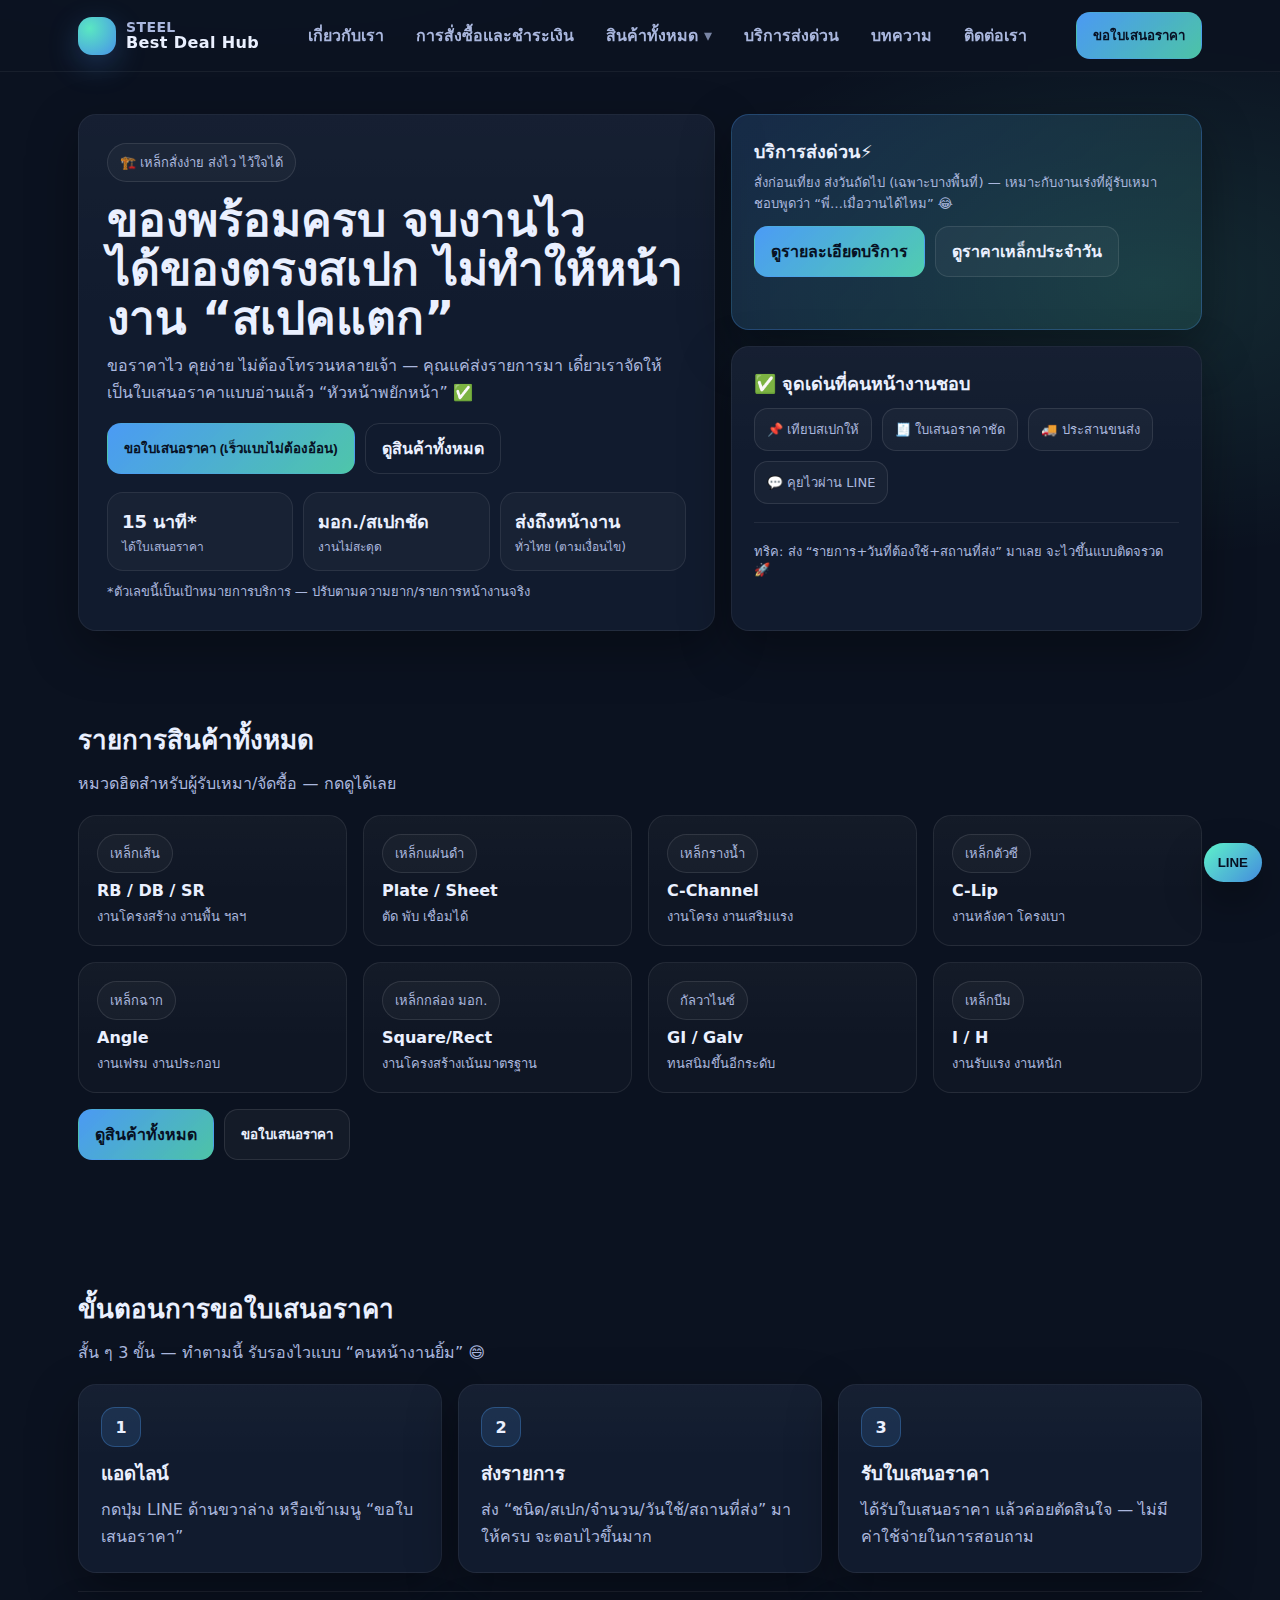
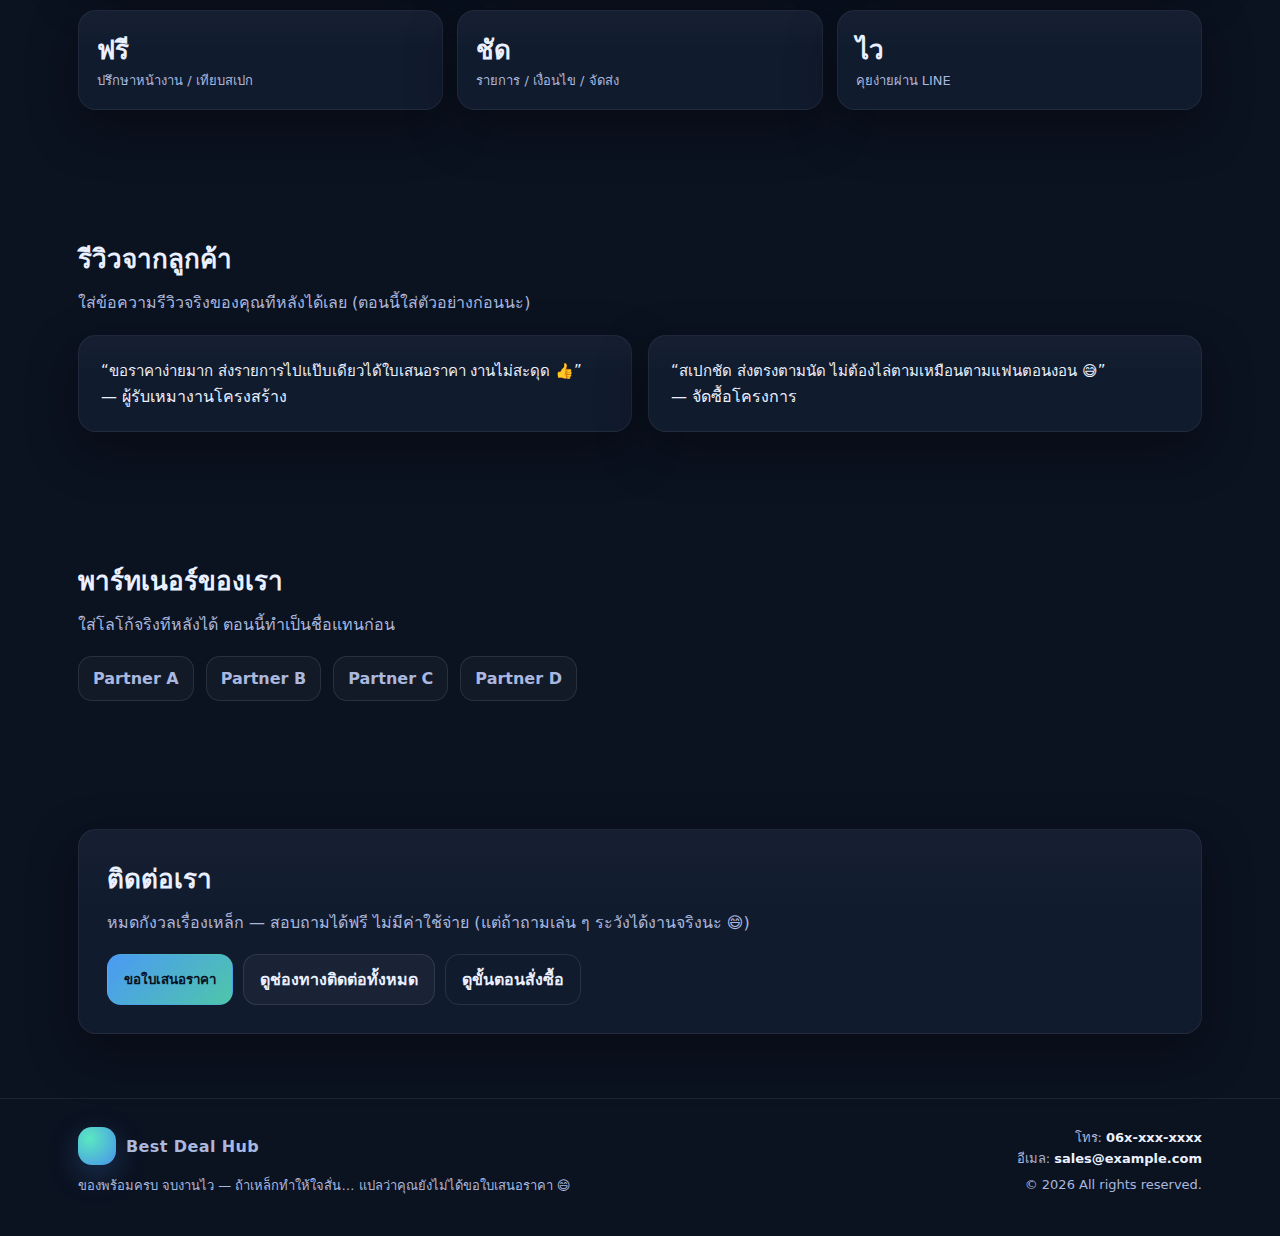
<file: index.html>
<!doctype html>
<html lang="th">
<head>
  <meta charset="utf-8" />
  <meta name="viewport" content="width=device-width, initial-scale=1" />
  <title>หน้าแรก | WELL ALL METAL</title>
  <link rel="stylesheet" href="assets/style.css" />
</head>
<body>

  <div id="site-header"></div>

  <main>
    <!-- HERO -->
    <section class="hero">
      <div class="container">
        <div class="hero-grid">
          <div class="card p28">
            <span class="badge">🏗️ เหล็กสั่งง่าย ส่งไว ไว้ใจได้</span>
            <h1>ของพร้อมครบ จบงานไว<br/>ได้ของตรงสเปก ไม่ทำให้หน้างาน “สเปคแตก” </h1>
            <p>
              ขอราคาไว คุยง่าย ไม่ต้องโทรวนหลายเจ้า — คุณแค่ส่งรายการมา เดี๋ยวเราจัดให้เป็นใบเสนอราคาแบบอ่านแล้ว “หัวหน้าพยักหน้า” ✅
            </p>
            <div class="btns" style="margin-top:16px">
              <button class="btn primary" id="btnQuoteHero">ขอใบเสนอราคา (เร็วแบบไม่ต้องอ้อน)</button>
              <a class="btn ghost" href="products.html">ดูสินค้าทั้งหมด</a>
            </div>

            <div class="statgrid">
              <div class="stat">
                <b>15 นาที*</b><span>ได้ใบเสนอราคา</span>
              </div>
              <div class="stat">
                <b>มอก./สเปกชัด</b><span>งานไม่สะดุด</span>
              </div>
              <div class="stat">
                <b>ส่งถึงหน้างาน</b><span>ทั่วไทย (ตามเงื่อนไข)</span>
              </div>
            </div>
            <div class="small" style="margin-top:10px">*ตัวเลขนี้เป็นเป้าหมายการบริการ — ปรับตามความยาก/รายการหน้างานจริง</div>
          </div>

          <div class="hero-side">
            <div class="card p22 callout">
              <b style="font-size:18px">บริการส่งด่วน⚡</b>
              <div class="small" style="margin-top:6px">
                สั่งก่อนเที่ยง ส่งวันถัดไป (เฉพาะบางพื้นที่) — เหมาะกับงานเร่งที่ผู้รับเหมาชอบพูดว่า “พี่…เมื่อวานได้ไหม” 😂
              </div>
              <div class="btns" style="margin-top:12px">
                <a class="btn primary" href="prompt.html">ดูรายละเอียดบริการ</a>
                <a class="btn" href="prices.html">ดูราคาเหล็กประจำวัน</a>
              </div>
            </div>

            <div class="card p22">
              <b style="font-size:18px">✅ จุดเด่นที่คนหน้างานชอบ</b>
              <div class="iconrow" style="margin-top:10px">
                <span class="iconpill">📌 เทียบสเปกให้</span>
                <span class="iconpill">🧾 ใบเสนอราคาชัด</span>
                <span class="iconpill">🚚 ประสานขนส่ง</span>
                <span class="iconpill">💬 คุยไวผ่าน LINE</span>
              </div>
              <div class="hr"></div>
              <div class="small">ทริค: ส่ง “รายการ+วันที่ต้องใช้+สถานที่ส่ง” มาเลย จะไวขึ้นแบบติดจรวด 🚀</div>
            </div>
          </div>
        </div>
      </div>
    </section>

    <!-- CATEGORIES -->
    <section class="section">
      <div class="container">
        <h2 class="h2">รายการสินค้าทั้งหมด</h2>
        <p class="lead">หมวดฮิตสำหรับผู้รับเหมา/จัดซื้อ — กดดูได้เลย</p>

        <div class="grid cats">
          <a class="cat" href="products.html#rebar">
            <div class="badge">เหล็กเส้น</div>
            <b>RB / DB / SR</b>
            <span>งานโครงสร้าง งานพื้น ฯลฯ</span>
          </a>
          <a class="cat" href="products.html#plate">
            <div class="badge">เหล็กแผ่นดำ</div>
            <b>Plate / Sheet</b>
            <span>ตัด พับ เชื่อมได้</span>
          </a>
          <a class="cat" href="products.html#channel">
            <div class="badge">เหล็กรางน้ำ</div>
            <b>C-Channel</b>
            <span>งานโครง งานเสริมแรง</span>
          </a>
          <a class="cat" href="products.html#c">
            <div class="badge">เหล็กตัวซี</div>
            <b>C-Lip</b>
            <span>งานหลังคา โครงเบา</span>
          </a>
          <a class="cat" href="products.html#angle">
            <div class="badge">เหล็กฉาก</div>
            <b>Angle</b>
            <span>งานเฟรม งานประกอบ</span>
          </a>
          <a class="cat" href="products.html#box-tis">
            <div class="badge">เหล็กกล่อง มอก.</div>
            <b>Square/Rect</b>
            <span>งานโครงสร้างเน้นมาตรฐาน</span>
          </a>
          <a class="cat" href="products.html#galv">
            <div class="badge">กัลวาไนซ์</div>
            <b>GI / Galv</b>
            <span>ทนสนิมขึ้นอีกระดับ</span>
          </a>
          <a class="cat" href="products.html#beam">
            <div class="badge">เหล็กบีม</div>
            <b>I / H</b>
            <span>งานรับแรง งานหนัก</span>
          </a>
        </div>

        <div class="btns" style="margin-top:16px">
          <a class="btn primary" href="products.html">ดูสินค้าทั้งหมด</a>
          <button class="btn" id="btnQuoteSection">ขอใบเสนอราคา</button>
        </div>
      </div>
    </section>

    <!-- HOW TO -->
    <section class="section">
      <div class="container">
        <h2 class="h2">ขั้นตอนการขอใบเสนอราคา</h2>
        <p class="lead">สั้น ๆ 3 ขั้น — ทำตามนี้ รับรองไวแบบ “คนหน้างานยิ้ม” 😄</p>

        <div class="grid steps">
          <div class="card p22 step">
            <div class="stepnum">1</div>
            <h3>แอดไลน์</h3>
            <p>กดปุ่ม LINE ด้านขวาล่าง หรือเข้าเมนู “ขอใบเสนอราคา”</p>
          </div>
          <div class="card p22 step">
            <div class="stepnum">2</div>
            <h3>ส่งรายการ</h3>
            <p>ส่ง “ชนิด/สเปก/จำนวน/วันใช้/สถานที่ส่ง” มาให้ครบ จะตอบไวขึ้นมาก</p>
          </div>
          <div class="card p22 step">
            <div class="stepnum">3</div>
            <h3>รับใบเสนอราคา</h3>
            <p>ได้รับใบเสนอราคา แล้วค่อยตัดสินใจ — ไม่มีค่าใช้จ่ายในการสอบถาม</p>
          </div>
        </div>

        <div class="hr"></div>
        <div class="kpi">
          <div class="card">
            <div class="big">ฟรี</div>
            <div class="sub">ปรึกษาหน้างาน / เทียบสเปก</div>
          </div>
          <div class="card">
            <div class="big">ชัด</div>
            <div class="sub">รายการ / เงื่อนไข / จัดส่ง</div>
          </div>
          <div class="card">
            <div class="big">ไว</div>
            <div class="sub">คุยง่ายผ่าน LINE</div>
          </div>
        </div>
      </div>
    </section>

    <!-- TESTIMONIALS -->
    <section class="section">
      <div class="container">
        <h2 class="h2">รีวิวจากลูกค้า</h2>
        <p class="lead">ใส่ข้อความรีวิวจริงของคุณทีหลังได้เลย (ตอนนี้ใส่ตัวอย่างก่อนนะ)</p>

        <div class="grid testimonials">
          <div class="card p22">
            <div class="quote">“ขอราคาง่ายมาก ส่งรายการไปแป๊บเดียวได้ใบเสนอราคา งานไม่สะดุด 👍”</div>
            <div class="who">— ผู้รับเหมางานโครงสร้าง</div>
          </div>
          <div class="card p22">
            <div class="quote">“สเปกชัด ส่งตรงตามนัด ไม่ต้องไล่ตามเหมือนตามแฟนตอนงอน 😅”</div>
            <div class="who">— จัดซื้อโครงการ</div>
          </div>
        </div>
      </div>
    </section>

    <!-- PARTNERS -->
    <section class="section">
      <div class="container">
        <h2 class="h2">พาร์ทเนอร์ของเรา</h2>
        <p class="lead">ใส่โลโก้จริงทีหลังได้ ตอนนี้ทำเป็นชื่อแทนก่อน</p>

        <div class="partners">
          <span class="partner">Partner A</span>
          <span class="partner">Partner B</span>
          <span class="partner">Partner C</span>
          <span class="partner">Partner D</span>
        </div>
      </div>
    </section>

    <!-- CONTACT CTA -->
    <section class="section">
      <div class="container">
        <div class="card p28">
          <h2 class="h2">ติดต่อเรา</h2>
          <p class="lead">หมดกังวลเรื่องเหล็ก — สอบถามได้ฟรี ไม่มีค่าใช้จ่าย (แต่ถ้าถามเล่น ๆ ระวังได้งานจริงนะ 😄)</p>
          <div class="btns">
            <button class="btn primary" id="btnQuoteTop">ขอใบเสนอราคา</button>
            <a class="btn" href="contact.html">ดูช่องทางติดต่อทั้งหมด</a>
            <a class="btn ghost" href="howto.html">ดูขั้นตอนสั่งซื้อ</a>
          </div>
        </div>
      </div>
    </section>
  </main>

  <div id="site-footer"></div>

  <!-- Floating buttons -->
  <div class="fab">
    <button class="fabbtn" id="fabLine">LINE</button>
  </div>

  <!-- Quote Modal -->
  <div class="modal" id="quoteModal" aria-hidden="true">
    <div class="box">
      <div class="head">
        <b>ขอใบเสนอราคา 🧾</b>
        <button class="btn danger" id="btnCloseModal">ปิด</button>
      </div>
      <div class="body">
        <div class="small">กรอกเพื่อให้เราเทียบราคา/สเปกได้ไวขึ้น แล้วกด “คัดลอกข้อความ” ไปวางส่งใน LINE ✅</div>
        <div class="hr"></div>

        <form class="form" id="quoteForm">
          <div class="row2">
            <div class="field">
              <label>ชื่อผู้ติดต่อ</label>
              <input name="name" placeholder="เช่น คุณรณภพ" />
            </div>
            <div class="field">
              <label>เบอร์โทร</label>
              <input name="phone" placeholder="0xx-xxx-xxxx" />
            </div>
          </div>

          <div class="row2">
            <div class="field">
              <label>ประเภทสินค้า</label>
              <select name="type">
                <option value="เหล็กเส้น">เหล็กเส้น</option>
                <option value="เหล็กแผ่นดำ">เหล็กแผ่นดำ</option>
                <option value="เหล็กรางน้ำ">เหล็กรางน้ำ</option>
                <option value="เหล็กตัวซี">เหล็กตัวซี</option>
                <option value="เหล็กฉาก">เหล็กฉาก</option>
                <option value="เหล็กกล่อง มอก.">เหล็กกล่อง มอก.</option>
                <option value="เหล็กกล่องทั่วไป">เหล็กกล่องทั่วไป</option>
                <option value="เหล็กกัลวาไนซ์">เหล็กกัลวาไนซ์</option>
                <option value="เหล็กบีม">เหล็กบีม</option>
                <option value="อื่นๆ">อื่นๆ</option>
              </select>
            </div>
            <div class="field">
              <label>จำนวน</label>
              <input name="qty" placeholder="เช่น 10 เส้น / 2 ตัน / 50 แผ่น" />
            </div>
          </div>

          <div class="field">
            <label>ขนาด/สเปก</label>
            <input name="spec" placeholder="เช่น DB16 SD40 / 100x50x2.3 / H-Beam 200x200" />
          </div>

          <div class="row2">
            <div class="field">
              <label>พื้นที่จัดส่ง</label>
              <input name="area" placeholder="เช่น บางนา / ลาดกระบัง / ชลบุรี" />
            </div>
            <div class="field">
              <label>วันที่ต้องการใช้</label>
              <input name="date" placeholder="เช่น 10/02/2026" />
            </div>
          </div>

          <div class="field">
            <label>รายละเอียดเพิ่มเติม</label>
            <textarea name="note" placeholder="เช่น ขอรวมค่าขนส่ง / มีเงื่อนไขส่งด่วน / ขอ มอก. เท่านั้น"></textarea>
          </div>

          <div class="btns">
            <button class="btn primary" type="submit">คัดลอกข้อความใบขอราคา</button>
            <button class="btn" type="button" id="btnOpenLine">เปิด LINE</button>
          </div>
        </form>
      </div>
    </div>
  </div>

  <script src="assets/app.js"></script>
</body>
</html>
</file>
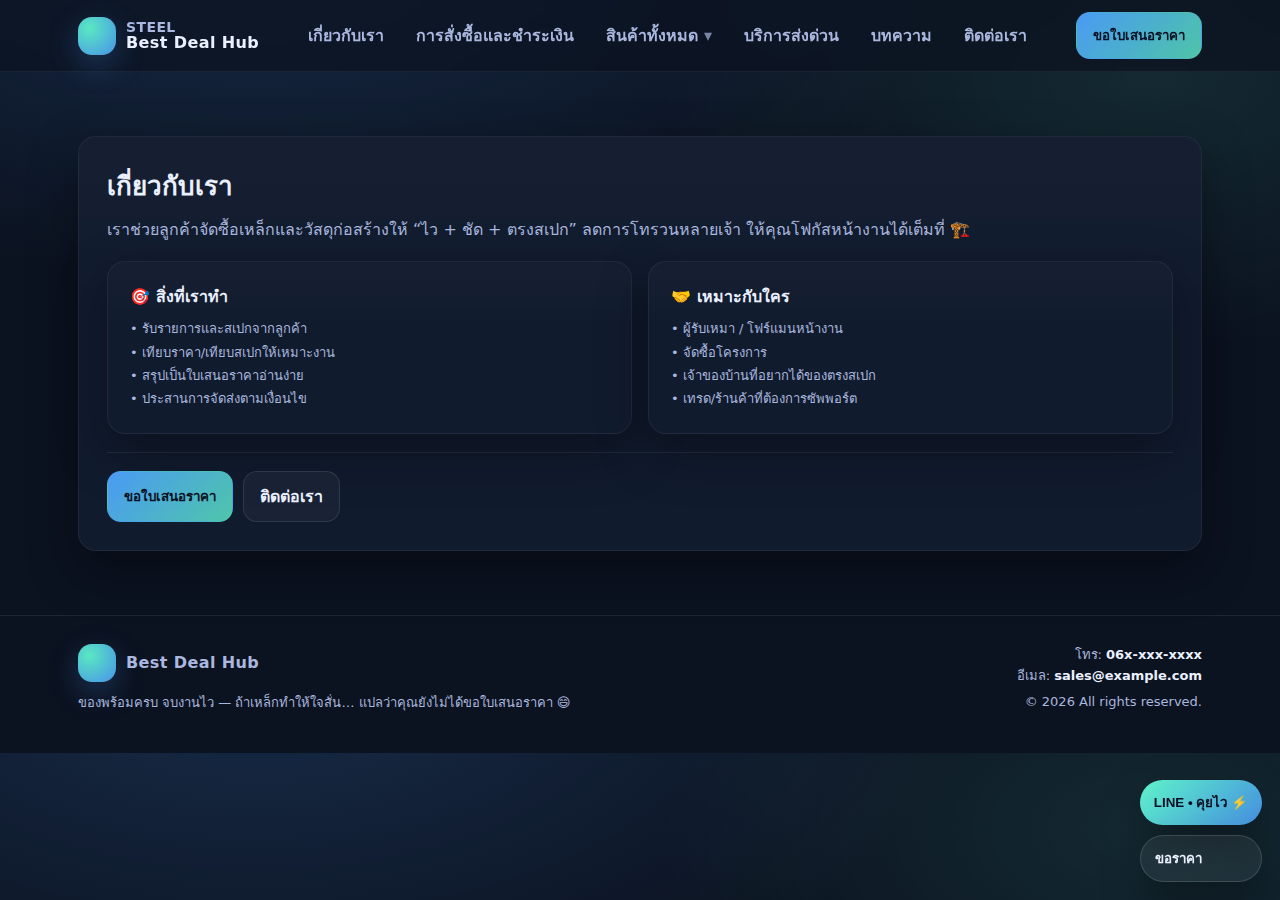
<file: about.html>
<!doctype html>
<html lang="th">
<head>
  <meta charset="utf-8" />
  <meta name="viewport" content="width=device-width, initial-scale=1" />
  <title>เกี่ยวกับเรา | Best Deal Hub</title>
  <link rel="stylesheet" href="assets/style.css" />
</head>
<body>
  <div id="site-header"></div>

  <main class="section">
    <div class="container">
      <div class="card p28">
        <h2 class="h2">เกี่ยวกับเรา</h2>
        <p class="lead">
          เราช่วยลูกค้าจัดซื้อเหล็กและวัสดุก่อสร้างให้ “ไว + ชัด + ตรงสเปก”
          ลดการโทรวนหลายเจ้า ให้คุณโฟกัสหน้างานได้เต็มที่ 🏗️
        </p>

        <div class="grid" style="grid-template-columns:1fr 1fr; gap:16px">
          <div class="card p22">
            <b>🎯 สิ่งที่เราทำ</b>
            <div class="small" style="margin-top:8px; line-height:1.8">
              • รับรายการและสเปกจากลูกค้า<br/>
              • เทียบราคา/เทียบสเปกให้เหมาะงาน<br/>
              • สรุปเป็นใบเสนอราคาอ่านง่าย<br/>
              • ประสานการจัดส่งตามเงื่อนไข
            </div>
          </div>
          <div class="card p22">
            <b>🤝 เหมาะกับใคร</b>
            <div class="small" style="margin-top:8px; line-height:1.8">
              • ผู้รับเหมา / โฟร์แมนหน้างาน<br/>
              • จัดซื้อโครงการ<br/>
              • เจ้าของบ้านที่อยากได้ของตรงสเปก<br/>
              • เทรด/ร้านค้าที่ต้องการซัพพอร์ต
            </div>
          </div>
        </div>

        <div class="hr"></div>
        <div class="btns">
          <button class="btn primary" id="btnQuoteTop">ขอใบเสนอราคา</button>
          <a class="btn" href="contact.html">ติดต่อเรา</a>
        </div>
      </div>
    </div>
  </main>

  <div id="site-footer"></div>

  <div class="fab">
    <button class="fabbtn" id="fabLine">LINE • คุยไว ⚡</button>
    <button class="fabbtn mini" id="fabQuote">ขอราคา</button>
  </div>

  <!-- Modal (same as index) -->
  <div class="modal" id="quoteModal" aria-hidden="true">
    <div class="box">
      <div class="head">
        <b>ขอใบเสนอราคา 🧾</b>
        <button class="btn danger" id="btnCloseModal">ปิด</button>
      </div>
      <div class="body">
        <div class="small">กรอกเพื่อให้ตอบไวขึ้น แล้วคัดลอกไปส่งใน LINE ✅</div>
        <div class="hr"></div>
        <form class="form" id="quoteForm">
          <div class="row2">
            <div class="field"><label>ชื่อผู้ติดต่อ</label><input name="name" /></div>
            <div class="field"><label>เบอร์โทร</label><input name="phone" /></div>
          </div>
          <div class="row2">
            <div class="field">
              <label>ประเภทสินค้า</label>
              <select name="type">
                <option>เหล็กเส้น</option><option>เหล็กแผ่นดำ</option><option>เหล็กบีม</option><option>อื่นๆ</option>
              </select>
            </div>
            <div class="field"><label>จำนวน</label><input name="qty" /></div>
          </div>
          <div class="field"><label>ขนาด/สเปก</label><input name="spec" /></div>
          <div class="row2">
            <div class="field"><label>พื้นที่จัดส่ง</label><input name="area" /></div>
            <div class="field"><label>วันที่ต้องการใช้</label><input name="date" /></div>
          </div>
          <div class="field"><label>รายละเอียดเพิ่มเติม</label><textarea name="note"></textarea></div>
          <div class="btns">
            <button class="btn primary" type="submit">คัดลอกข้อความใบขอราคา</button>
            <button class="btn" type="button" id="btnOpenLine">เปิด LINE</button>
          </div>
        </form>
      </div>
    </div>
  </div>

  <script src="assets/app.js"></script>
</body>
</html>
</file>
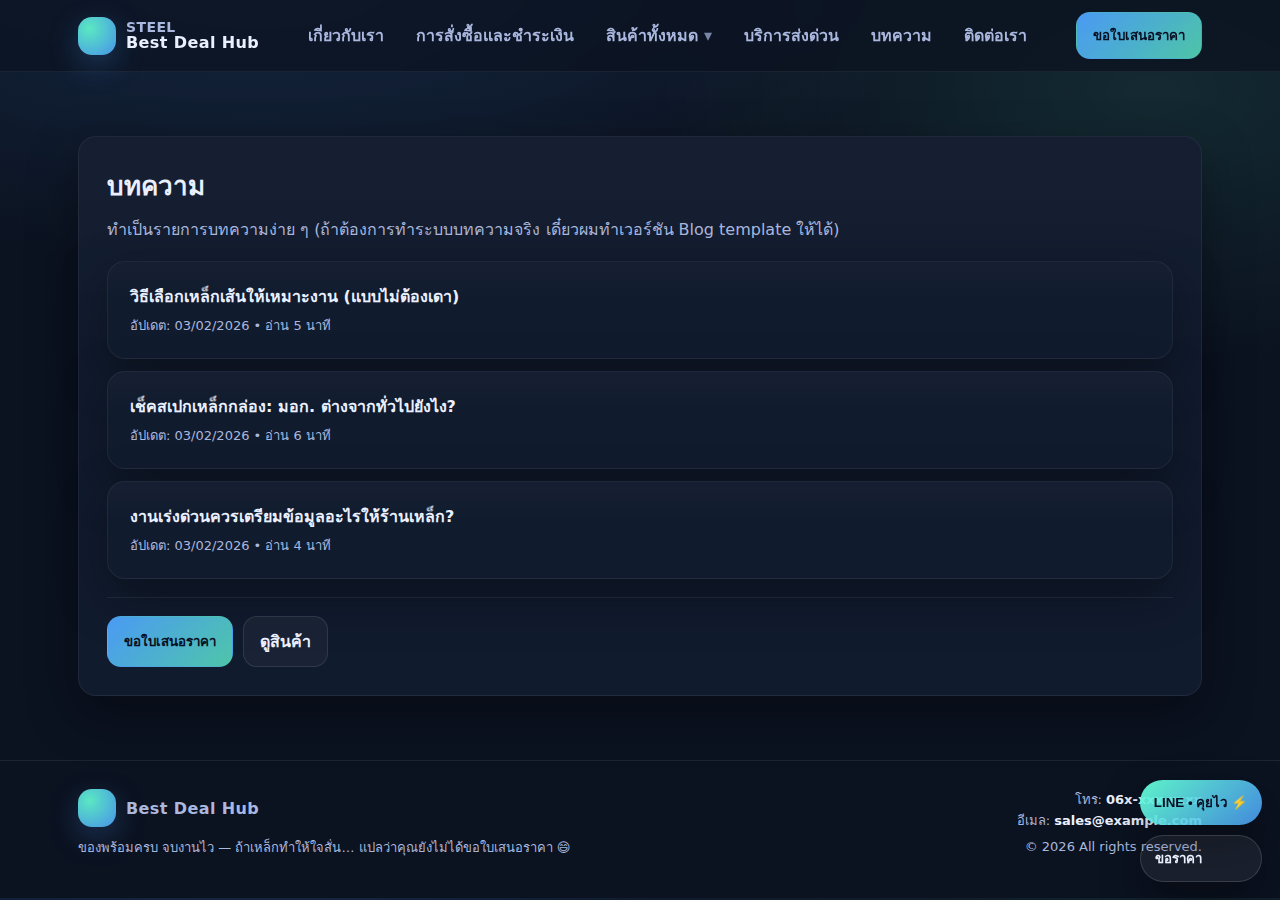
<file: blog.html>
<!doctype html>
<html lang="th">
<head>
  <meta charset="utf-8" />
  <meta name="viewport" content="width=device-width, initial-scale=1" />
  <title>บทความ | Best Deal Hub</title>
  <link rel="stylesheet" href="assets/style.css" />
</head>
<body>
  <div id="site-header"></div>

  <main class="section">
    <div class="container">
      <div class="card p28">
        <h2 class="h2">บทความ</h2>
        <p class="lead">ทำเป็นรายการบทความง่าย ๆ (ถ้าต้องการทำระบบบทความจริง เดี๋ยวผมทำเวอร์ชัน Blog template ให้ได้)</p>

        <div class="grid" style="grid-template-columns:1fr; gap:12px">
          <a class="card p22" href="#" onclick="alert('เดี๋ยวทำหน้าโพสต์ให้ต่อได้ 😄'); return false;">
            <b>วิธีเลือกเหล็กเส้นให้เหมาะงาน (แบบไม่ต้องเดา)</b>
            <div class="small" style="margin-top:6px">อัปเดต: 03/02/2026 • อ่าน 5 นาที</div>
          </a>
          <a class="card p22" href="#" onclick="alert('เดี๋ยวทำหน้าโพสต์ให้ต่อได้ 😄'); return false;">
            <b>เช็คสเปกเหล็กกล่อง: มอก. ต่างจากทั่วไปยังไง?</b>
            <div class="small" style="margin-top:6px">อัปเดต: 03/02/2026 • อ่าน 6 นาที</div>
          </a>
          <a class="card p22" href="#" onclick="alert('เดี๋ยวทำหน้าโพสต์ให้ต่อได้ 😄'); return false;">
            <b>งานเร่งด่วนควรเตรียมข้อมูลอะไรให้ร้านเหล็ก?</b>
            <div class="small" style="margin-top:6px">อัปเดต: 03/02/2026 • อ่าน 4 นาที</div>
          </a>
        </div>

        <div class="hr"></div>
        <div class="btns">
          <button class="btn primary" id="btnQuoteTop">ขอใบเสนอราคา</button>
          <a class="btn" href="products.html">ดูสินค้า</a>
        </div>
      </div>
    </div>
  </main>

  <div id="site-footer"></div>

  <div class="fab">
    <button class="fabbtn" id="fabLine">LINE • คุยไว ⚡</button>
    <button class="fabbtn mini" id="fabQuote">ขอราคา</button>
  </div>

  <div class="modal" id="quoteModal" aria-hidden="true">
    <div class="box">
      <div class="head">
        <b>ขอใบเสนอราคา 🧾</b>
        <button class="btn danger" id="btnCloseModal">ปิด</button>
      </div>
      <div class="body">
        <div class="small">คัดลอกแล้วไปวางใน LINE ได้เลย ✅</div>
        <div class="hr"></div>
        <form class="form" id="quoteForm">
          <div class="row2">
            <div class="field"><label>ชื่อผู้ติดต่อ</label><input name="name" /></div>
            <div class="field"><label>เบอร์โทร</label><input name="phone" /></div>
          </div>
          <div class="row2">
            <div class="field"><label>ประเภทสินค้า</label><input name="type" /></div>
            <div class="field"><label>จำนวน</label><input name="qty" /></div>
          </div>
          <div class="field"><label>ขนาด/สเปก</label><input name="spec" /></div>
          <div class="row2">
            <div class="field"><label>พื้นที่จัดส่ง</label><input name="area" /></div>
            <div class="field"><label>วันที่ต้องการใช้</label><input name="date" /></div>
          </div>
          <div class="field"><label>รายละเอียดเพิ่มเติม</label><textarea name="note"></textarea></div>
          <div class="btns">
            <button class="btn primary" type="submit">คัดลอกข้อความใบขอราคา</button>
            <button class="btn" type="button" id="btnOpenLine">เปิด LINE</button>
          </div>
        </form>
      </div>
    </div>
  </div>

  <script src="assets/app.js"></script>
</body>
</html>
</file>
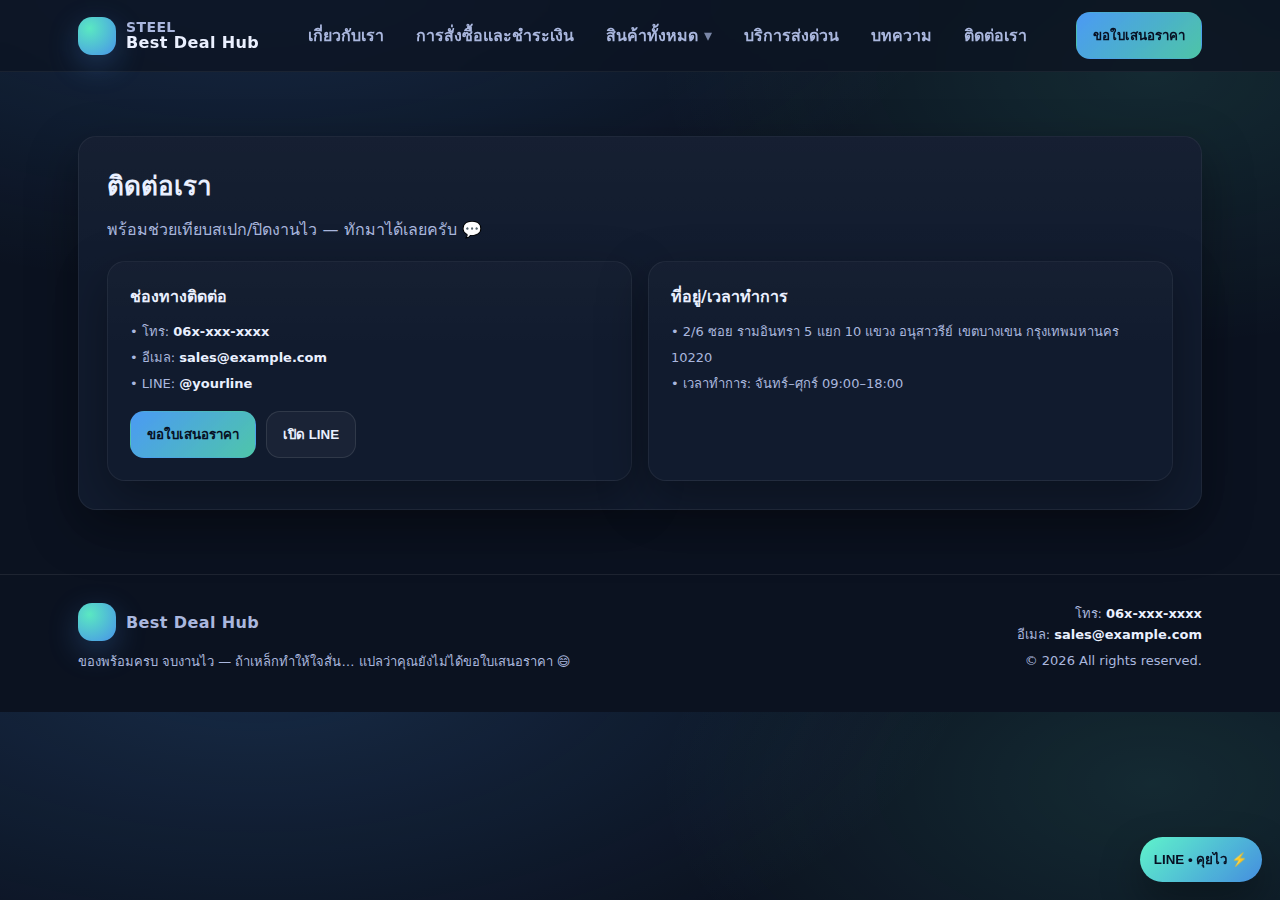
<file: contact.html>
<!doctype html>
<html lang="th">
<head>
  <meta charset="utf-8" />
  <meta name="viewport" content="width=device-width, initial-scale=1" />
  <title>ติดต่อเรา | Best Deal Hub</title>
  <link rel="stylesheet" href="assets/style.css" />
</head>
<body>
  <div id="site-header"></div>

  <main class="section">
    <div class="container">
      <div class="card p28">
        <h2 class="h2">ติดต่อเรา</h2>
        <p class="lead">พร้อมช่วยเทียบสเปก/ปิดงานไว — ทักมาได้เลยครับ 💬</p>

        <div class="grid" style="grid-template-columns:1fr 1fr; gap:16px">
          <div class="card p22">
            <b>ช่องทางติดต่อ</b>
            <div class="small" style="margin-top:10px; line-height:2">
              • โทร: <b style="color:var(--text)">06x-xxx-xxxx</b><br/>
              • อีเมล: <b style="color:var(--text)">sales@example.com</b><br/>
              • LINE: <b style="color:var(--text)">@yourline</b>
            </div>
            <div class="btns" style="margin-top:14px">
              <button class="btn primary" id="btnQuoteTop">ขอใบเสนอราคา</button>
              <button class="btn" id="btnOpenLine" type="button">เปิด LINE</button>
            </div>
          </div>

          <div class="card p22">
            <b>ที่อยู่/เวลาทำการ</b>
            <div class="small" style="margin-top:10px; line-height:2">
              • 2/6 ซอย รามอินทรา 5 แยก 10 แขวง อนุสาวรีย์ เขตบางเขน กรุงเทพมหานคร 10220<br/>
              • เวลาทำการ: จันทร์–ศุกร์ 09:00–18:00<br/>
            </div>
          </div>
        </div>

      </div>
    </div>
  </main>

  <div id="site-footer"></div>

  <div class="fab">
    <button class="fabbtn" id="fabLine">LINE • คุยไว ⚡</button>
  </div>
  <script src="assets/app.js"></script>
</body>
</html>
</file>
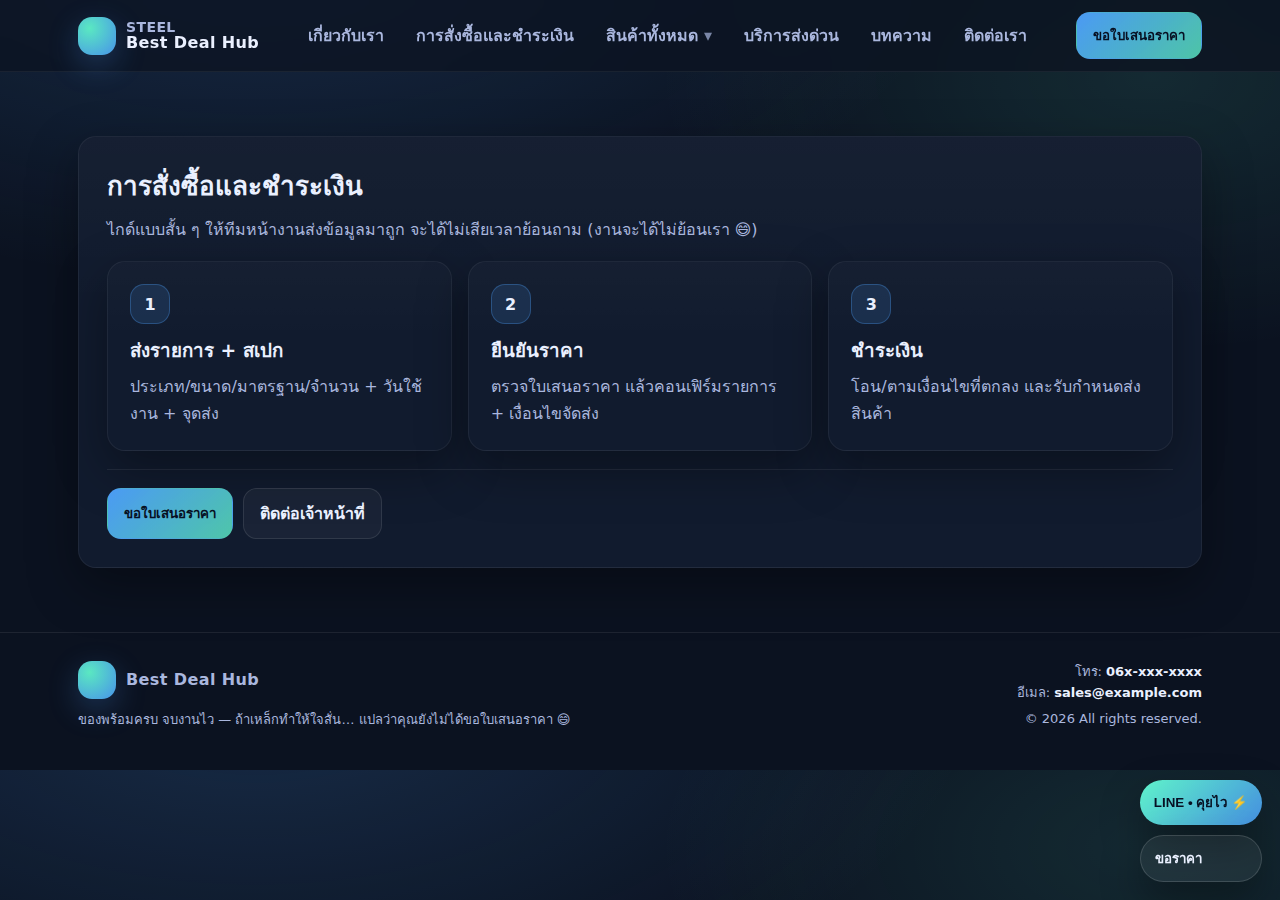
<file: howto.html>
<!doctype html>
<html lang="th">
<head>
  <meta charset="utf-8" />
  <meta name="viewport" content="width=device-width, initial-scale=1" />
  <title>การสั่งซื้อและชำระเงิน | Best Deal Hub</title>
  <link rel="stylesheet" href="assets/style.css" />
</head>
<body>
  <div id="site-header"></div>

  <main class="section">
    <div class="container">
      <div class="card p28">
        <h2 class="h2">การสั่งซื้อและชำระเงิน</h2>
        <p class="lead">ไกด์แบบสั้น ๆ ให้ทีมหน้างานส่งข้อมูลมาถูก จะได้ไม่เสียเวลาย้อนถาม (งานจะได้ไม่ย้อนเรา 😄)</p>

        <div class="grid steps">
          <div class="card p22 step">
            <div class="stepnum">1</div>
            <h3>ส่งรายการ + สเปก</h3>
            <p>ประเภท/ขนาด/มาตรฐาน/จำนวน + วันใช้งาน + จุดส่ง</p>
          </div>
          <div class="card p22 step">
            <div class="stepnum">2</div>
            <h3>ยืนยันราคา</h3>
            <p>ตรวจใบเสนอราคา แล้วคอนเฟิร์มรายการ + เงื่อนไขจัดส่ง</p>
          </div>
          <div class="card p22 step">
            <div class="stepnum">3</div>
            <h3>ชำระเงิน</h3>
            <p>โอน/ตามเงื่อนไขที่ตกลง และรับกำหนดส่งสินค้า</p>
          </div>
        </div>

        <div class="hr"></div>
        <div class="btns">
          <button class="btn primary" id="btnQuoteTop">ขอใบเสนอราคา</button>
          <a class="btn" href="contact.html">ติดต่อเจ้าหน้าที่</a>
        </div>
      </div>
    </div>
  </main>

  <div id="site-footer"></div>

  <div class="fab">
    <button class="fabbtn" id="fabLine">LINE • คุยไว ⚡</button>
    <button class="fabbtn mini" id="fabQuote">ขอราคา</button>
  </div>

  <div class="modal" id="quoteModal" aria-hidden="true">
    <div class="box">
      <div class="head">
        <b>ขอใบเสนอราคา 🧾</b>
        <button class="btn danger" id="btnCloseModal">ปิด</button>
      </div>
      <div class="body">
        <div class="small">คัดลอกแล้วไปวางใน LINE ได้เลย ✅</div>
        <div class="hr"></div>
        <form class="form" id="quoteForm">
          <div class="row2">
            <div class="field"><label>ชื่อผู้ติดต่อ</label><input name="name" /></div>
            <div class="field"><label>เบอร์โทร</label><input name="phone" /></div>
          </div>
          <div class="row2">
            <div class="field"><label>ประเภทสินค้า</label><input name="type" /></div>
            <div class="field"><label>จำนวน</label><input name="qty" /></div>
          </div>
          <div class="field"><label>ขนาด/สเปก</label><input name="spec" /></div>
          <div class="row2">
            <div class="field"><label>พื้นที่จัดส่ง</label><input name="area" /></div>
            <div class="field"><label>วันที่ต้องการใช้</label><input name="date" /></div>
          </div>
          <div class="field"><label>รายละเอียดเพิ่มเติม</label><textarea name="note"></textarea></div>
          <div class="btns">
            <button class="btn primary" type="submit">คัดลอกข้อความใบขอราคา</button>
            <button class="btn" type="button" id="btnOpenLine">เปิด LINE</button>
          </div>
        </form>
      </div>
    </div>
  </div>

  <script src="assets/app.js"></script>
</body>
</html>
</file>
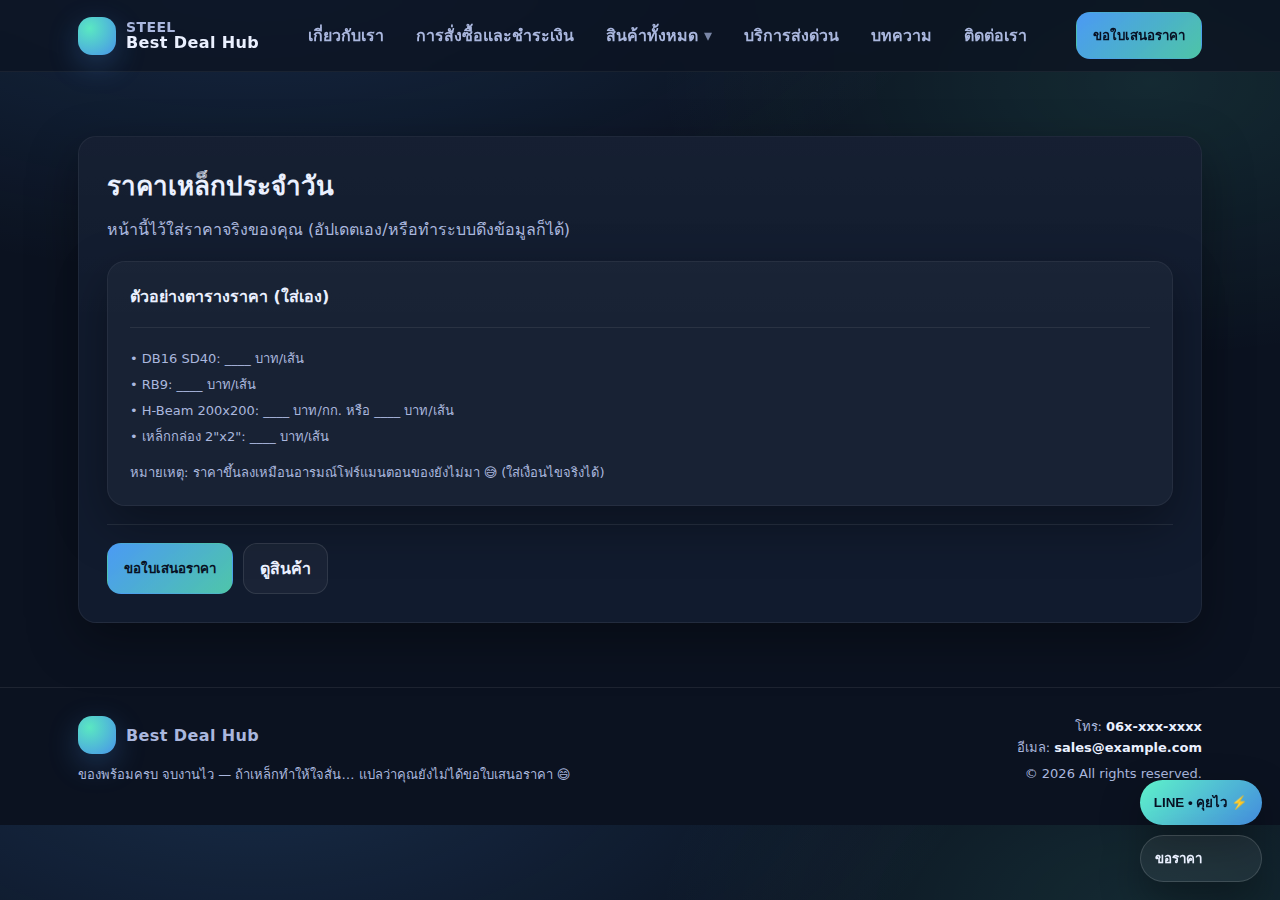
<file: prices.html>
<!doctype html>
<html lang="th">
<head>
  <meta charset="utf-8" />
  <meta name="viewport" content="width=device-width, initial-scale=1" />
  <title>ราคาเหล็กประจำวัน | Best Deal Hub</title>
  <link rel="stylesheet" href="assets/style.css" />
</head>
<body>
  <div id="site-header"></div>

  <main class="section">
    <div class="container">
      <div class="card p28">
        <h2 class="h2">ราคาเหล็กประจำวัน</h2>
        <p class="lead">หน้านี้ไว้ใส่ราคาจริงของคุณ (อัปเดตเอง/หรือทำระบบดึงข้อมูลก็ได้)</p>

        <div class="card p22" style="background: rgba(255,255,255,.03)">
          <b>ตัวอย่างตารางราคา (ใส่เอง)</b>
          <div class="hr"></div>
          <div class="small" style="line-height:2">
            • DB16 SD40: ____ บาท/เส้น<br/>
            • RB9: ____ บาท/เส้น<br/>
            • H-Beam 200x200: ____ บาท/กก. หรือ ____ บาท/เส้น<br/>
            • เหล็กกล่อง 2"x2": ____ บาท/เส้น<br/>
          </div>
          <div class="small" style="margin-top:12px">
            หมายเหตุ: ราคาขึ้นลงเหมือนอารมณ์โฟร์แมนตอนของยังไม่มา 😅 (ใส่เงื่อนไขจริงได้)
          </div>
        </div>

        <div class="hr"></div>
        <div class="btns">
          <button class="btn primary" id="btnQuoteTop">ขอใบเสนอราคา</button>
          <a class="btn" href="products.html">ดูสินค้า</a>
        </div>
      </div>
    </div>
  </main>

  <div id="site-footer"></div>

  <div class="fab">
    <button class="fabbtn" id="fabLine">LINE • คุยไว ⚡</button>
    <button class="fabbtn mini" id="fabQuote">ขอราคา</button>
  </div>

  <div class="modal" id="quoteModal" aria-hidden="true">
    <div class="box">
      <div class="head">
        <b>ขอใบเสนอราคา 🧾</b>
        <button class="btn danger" id="btnCloseModal">ปิด</button>
      </div>
      <div class="body">
        <div class="small">คัดลอกแล้วไปวางใน LINE ได้เลย ✅</div>
        <div class="hr"></div>
        <form class="form" id="quoteForm">
          <div class="row2">
            <div class="field"><label>ชื่อผู้ติดต่อ</label><input name="name" /></div>
            <div class="field"><label>เบอร์โทร</label><input name="phone" /></div>
          </div>
          <div class="row2">
            <div class="field"><label>ประเภทสินค้า</label><input name="type" /></div>
            <div class="field"><label>จำนวน</label><input name="qty" /></div>
          </div>
          <div class="field"><label>ขนาด/สเปก</label><input name="spec" /></div>
          <div class="row2">
            <div class="field"><label>พื้นที่จัดส่ง</label><input name="area" /></div>
            <div class="field"><label>วันที่ต้องการใช้</label><input name="date" /></div>
          </div>
          <div class="field"><label>รายละเอียดเพิ่มเติม</label><textarea name="note"></textarea></div>
          <div class="btns">
            <button class="btn primary" type="submit">คัดลอกข้อความใบขอราคา</button>
            <button class="btn" type="button" id="btnOpenLine">เปิด LINE</button>
          </div>
        </form>
      </div>
    </div>
  </div>

  <script src="assets/app.js"></script>
</body>
</html>
</file>
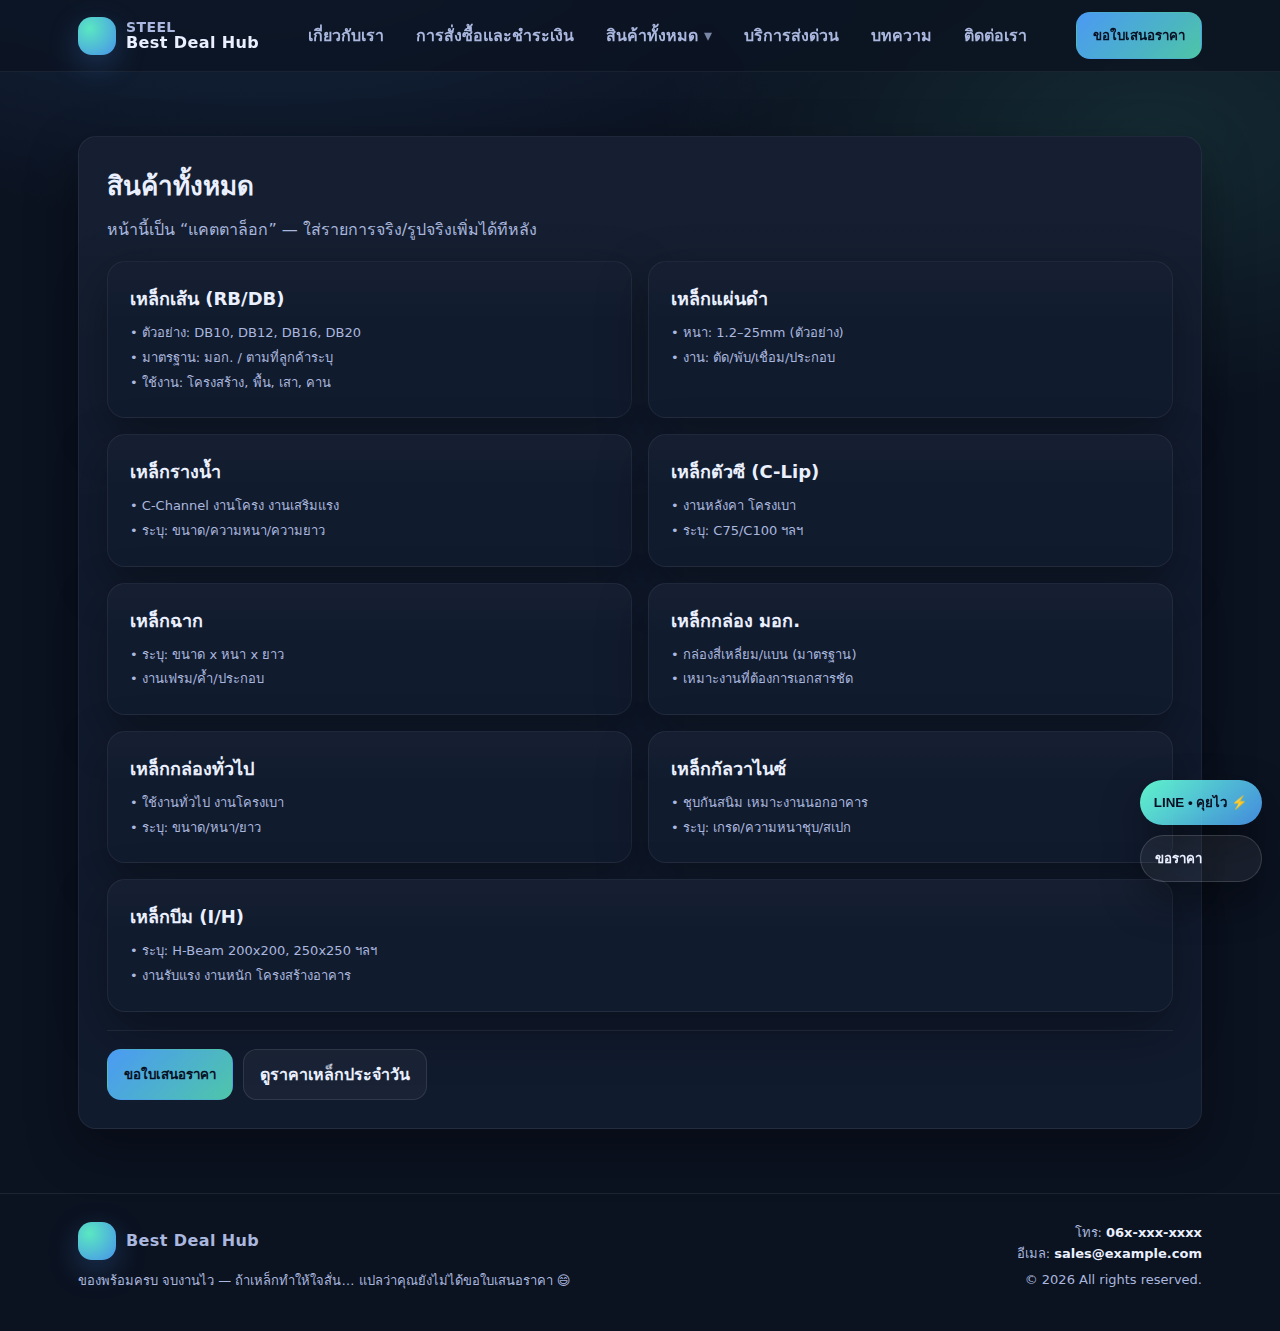
<file: products.html>
<!doctype html>
<html lang="th">
<head>
  <meta charset="utf-8" />
  <meta name="viewport" content="width=device-width, initial-scale=1" />
  <title>สินค้าทั้งหมด | Best Deal Hub</title>
  <link rel="stylesheet" href="assets/style.css" />
</head>
<body>
  <div id="site-header"></div>

  <main class="section">
    <div class="container">
      <div class="card p28">
        <h2 class="h2">สินค้าทั้งหมด</h2>
        <p class="lead">หน้านี้เป็น “แคตตาล็อก” — ใส่รายการจริง/รูปจริงเพิ่มได้ทีหลัง</p>

        <div class="grid" style="grid-template-columns: 1fr 1fr; gap:16px">
          <div class="card p22" id="rebar">
            <b style="font-size:18px">เหล็กเส้น (RB/DB)</b>
            <div class="small" style="margin-top:8px; line-height:1.9">
              • ตัวอย่าง: DB10, DB12, DB16, DB20<br/>
              • มาตรฐาน: มอก. / ตามที่ลูกค้าระบุ<br/>
              • ใช้งาน: โครงสร้าง, พื้น, เสา, คาน
            </div>
          </div>
          <div class="card p22" id="plate">
            <b style="font-size:18px">เหล็กแผ่นดำ</b>
            <div class="small" style="margin-top:8px; line-height:1.9">
              • หนา: 1.2–25mm (ตัวอย่าง)<br/>
              • งาน: ตัด/พับ/เชื่อม/ประกอบ
            </div>
          </div>

          <div class="card p22" id="channel">
            <b style="font-size:18px">เหล็กรางน้ำ</b>
            <div class="small" style="margin-top:8px; line-height:1.9">
              • C-Channel งานโครง งานเสริมแรง<br/>
              • ระบุ: ขนาด/ความหนา/ความยาว
            </div>
          </div>
          <div class="card p22" id="c">
            <b style="font-size:18px">เหล็กตัวซี (C-Lip)</b>
            <div class="small" style="margin-top:8px; line-height:1.9">
              • งานหลังคา โครงเบา<br/>
              • ระบุ: C75/C100 ฯลฯ
            </div>
          </div>

          <div class="card p22" id="angle">
            <b style="font-size:18px">เหล็กฉาก</b>
            <div class="small" style="margin-top:8px; line-height:1.9">
              • ระบุ: ขนาด x หนา x ยาว<br/>
              • งานเฟรม/ค้ำ/ประกอบ
            </div>
          </div>
          <div class="card p22" id="box-tis">
            <b style="font-size:18px">เหล็กกล่อง มอก.</b>
            <div class="small" style="margin-top:8px; line-height:1.9">
              • กล่องสี่เหลี่ยม/แบน (มาตรฐาน)<br/>
              • เหมาะงานที่ต้องการเอกสารชัด
            </div>
          </div>

          <div class="card p22" id="box">
            <b style="font-size:18px">เหล็กกล่องทั่วไป</b>
            <div class="small" style="margin-top:8px; line-height:1.9">
              • ใช้งานทั่วไป งานโครงเบา<br/>
              • ระบุ: ขนาด/หนา/ยาว
            </div>
          </div>
          <div class="card p22" id="galv">
            <b style="font-size:18px">เหล็กกัลวาไนซ์</b>
            <div class="small" style="margin-top:8px; line-height:1.9">
              • ชุบกันสนิม เหมาะงานนอกอาคาร<br/>
              • ระบุ: เกรด/ความหนาชุบ/สเปก
            </div>
          </div>

          <div class="card p22" id="beam" style="grid-column: 1 / -1">
            <b style="font-size:18px">เหล็กบีม (I/H)</b>
            <div class="small" style="margin-top:8px; line-height:1.9">
              • ระบุ: H-Beam 200x200, 250x250 ฯลฯ<br/>
              • งานรับแรง งานหนัก โครงสร้างอาคาร
            </div>
          </div>
        </div>

        <div class="hr"></div>
        <div class="btns">
          <button class="btn primary" id="btnQuoteTop">ขอใบเสนอราคา</button>
          <a class="btn" href="prices.html">ดูราคาเหล็กประจำวัน</a>
        </div>
      </div>
    </div>
  </main>

  <div id="site-footer"></div>

  <div class="fab">
    <button class="fabbtn" id="fabLine">LINE • คุยไว ⚡</button>
    <button class="fabbtn mini" id="fabQuote">ขอราคา</button>
  </div>

  <div class="modal" id="quoteModal" aria-hidden="true">
    <div class="box">
      <div class="head">
        <b>ขอใบเสนอราคา 🧾</b>
        <button class="btn danger" id="btnCloseModal">ปิด</button>
      </div>
      <div class="body">
        <div class="small">คัดลอกแล้วไปวางใน LINE ได้เลย ✅</div>
        <div class="hr"></div>
        <form class="form" id="quoteForm">
          <div class="row2">
            <div class="field"><label>ชื่อผู้ติดต่อ</label><input name="name" /></div>
            <div class="field"><label>เบอร์โทร</label><input name="phone" /></div>
          </div>
          <div class="row2">
            <div class="field"><label>ประเภทสินค้า</label><input name="type" /></div>
            <div class="field"><label>จำนวน</label><input name="qty" /></div>
          </div>
          <div class="field"><label>ขนาด/สเปก</label><input name="spec" /></div>
          <div class="row2">
            <div class="field"><label>พื้นที่จัดส่ง</label><input name="area" /></div>
            <div class="field"><label>วันที่ต้องการใช้</label><input name="date" /></div>
          </div>
          <div class="field"><label>รายละเอียดเพิ่มเติม</label><textarea name="note"></textarea></div>
          <div class="btns">
            <button class="btn primary" type="submit">คัดลอกข้อความใบขอราคา</button>
            <button class="btn" type="button" id="btnOpenLine">เปิด LINE</button>
          </div>
        </form>
      </div>
    </div>
  </div>

  <script src="assets/app.js"></script>
</body>
</html>
</file>
<file: assets/style.css>
:root{
  --bg:#0b1220;
  --card:#111b2e;
  --card2:#0f1729;
  --text:#eaf0ff;
  --muted:#aab7de;
  --line:#2b3a64;
  --brand:#4ea1ff;
  --brand2:#63ffd3;
  --danger:#ff5c7a;
  --shadow: 0 18px 50px rgba(0,0,0,.35);
  --radius: 18px;
  --max: 1160px;
  --font: ui-sans-serif, system-ui, -apple-system, "Segoe UI", Roboto, "Noto Sans Thai", "Kanit", sans-serif;
}

*{box-sizing:border-box}
html{scroll-behavior:smooth}
body{
  margin:0;
  font-family:var(--font);
  background: radial-gradient(1200px 600px at 20% -10%, rgba(78,161,255,.18), transparent 60%),
              radial-gradient(900px 500px at 90% 10%, rgba(99,255,211,.10), transparent 55%),
              var(--bg);
  color:var(--text);
}

a{color:inherit; text-decoration:none}
img{max-width:100%; display:block}
.container{max-width:var(--max); margin:0 auto; padding:0 18px}
.section{padding:64px 0}
.grid{display:grid; gap:16px}
.card{
  background: linear-gradient(180deg, rgba(255,255,255,.02), transparent 40%), var(--card);
  border:1px solid rgba(255,255,255,.06);
  border-radius: var(--radius);
  box-shadow: var(--shadow);
}
.p16{padding:16px}
.p22{padding:22px}
.p28{padding:28px}

.badge{
  display:inline-flex; align-items:center; gap:8px;
  padding:8px 12px;
  border:1px solid rgba(255,255,255,.10);
  border-radius: 999px;
  color:var(--muted);
  background: rgba(255,255,255,.03);
  font-size: 13px;
}

.btns{display:flex; gap:10px; flex-wrap:wrap}
.btn{
  display:inline-flex; align-items:center; justify-content:center; gap:10px;
  padding:12px 16px;
  border-radius: 14px;
  border:1px solid rgba(255,255,255,.10);
  background: rgba(255,255,255,.04);
  color:var(--text);
  font-weight:700;
  cursor:pointer;
  transition: transform .08s ease, background .2s ease, border-color .2s ease;
}
.btn:hover{transform: translateY(-1px); border-color: rgba(78,161,255,.55)}
.btn.primary{
  background: linear-gradient(135deg, rgba(78,161,255,.95), rgba(99,255,211,.75));
  color:#071023;
  border-color: transparent;
}
.btn.ghost{
  background: transparent;
}
.btn.danger{
  background: rgba(255,92,122,.10);
  border-color: rgba(255,92,122,.35);
}

.small{font-size:13px; color:var(--muted)}
.muted{color:var(--muted)}
.hr{height:1px; background:rgba(255,255,255,.08); margin:18px 0}

/* Header */
.header{
  position: sticky; top:0; z-index:50;
  background: rgba(11,18,32,.72);
  backdrop-filter: blur(14px);
  border-bottom: 1px solid rgba(255,255,255,.06);
}
.nav{
  display:flex; align-items:center; justify-content:space-between;
  padding:12px 0;
}
.brand{
  display:flex; align-items:center; gap:10px;
  font-weight:900;
  letter-spacing:.4px;
}
.brand .logo{
  width:38px; height:38px; border-radius:14px;
  background: radial-gradient(circle at 30% 30%, rgba(99,255,211,.9), rgba(78,161,255,.9));
  box-shadow: 0 10px 30px rgba(78,161,255,.25);
}
.navlinks{display:flex; align-items:center; gap:8px}
.navlinks a{
  padding:10px 12px;
  border-radius: 12px;
  color: var(--muted);
  font-weight:700;
}
.navlinks a:hover{background: rgba(255,255,255,.05); color:var(--text)}
.nav-cta{display:flex; align-items:center; gap:10px}
.burger{
  display:none;
  width:44px; height:44px; border-radius:14px;
  border:1px solid rgba(255,255,255,.10);
  background: rgba(255,255,255,.04);
  cursor:pointer;
}
.burger svg{width:22px; height:22px}

/* Dropdown */
.dropdown{position:relative}
.dropbtn{display:inline-flex; align-items:center; gap:6px}
.menu{
  position:absolute;
  top:44px; left:0;
  min-width: 220px;
  padding:10px;
  background: rgba(17,27,46,.92);
  border:1px solid rgba(255,255,255,.10);
  border-radius: 16px;
  box-shadow: var(--shadow);
  display:none;
}
.menu a{
  display:block; padding:10px 10px;
  border-radius: 12px;
}
.menu a:hover{background: rgba(255,255,255,.06)}
.dropdown:hover .menu{display:block}

/* Mobile drawer */
.drawer{
  display:none;
  position:fixed; inset:0; z-index:80;
  background: rgba(0,0,0,.55);
}
.drawer .panel{
  width:min(380px, 92vw);
  height:100%;
  background: rgba(11,18,32,.98);
  border-right:1px solid rgba(255,255,255,.08);
  padding:16px;
}
.drawer a{display:block; padding:12px; border-radius:12px; color:var(--muted); font-weight:800}
.drawer a:hover{background: rgba(255,255,255,.05); color:var(--text)}
.drawer .close{
  width:44px; height:44px; border-radius:14px;
  border:1px solid rgba(255,255,255,.10);
  background: rgba(255,255,255,.04);
  cursor:pointer;
}

/* Hero */
.hero{padding:42px 0 24px}
.hero-grid{
  display:grid;
  grid-template-columns: 1.15fr .85fr;
  gap:16px;
  align-items:stretch;
}
.hero h1{
  margin:14px 0 10px;
  font-size: clamp(30px, 4vw, 46px);
  line-height:1.06;
}
.hero p{margin:0; color:var(--muted); font-size:16px; line-height:1.7}
.hero .statgrid{display:grid; grid-template-columns: repeat(3,1fr); gap:10px; margin-top:18px}
.stat{
  padding:14px;
  border-radius: 16px;
  background: rgba(255,255,255,.03);
  border:1px solid rgba(255,255,255,.08);
}
.stat b{display:block; font-size:18px}
.stat span{font-size:12px; color:var(--muted)}
.hero-side{display:grid; gap:16px}
.hero-side .callout{
  background: linear-gradient(135deg, rgba(78,161,255,.18), rgba(99,255,211,.10));
  border: 1px solid rgba(78,161,255,.25);
}
.iconrow{display:flex; gap:10px; flex-wrap:wrap}
.iconpill{
  display:inline-flex; gap:10px; align-items:center;
  padding:10px 12px;
  border-radius: 14px;
  border:1px solid rgba(255,255,255,.10);
  background: rgba(255,255,255,.03);
  color:var(--muted);
  font-size: 13px;
}

/* Sections */
.h2{font-size: 26px; margin:0 0 10px}
.lead{color:var(--muted); margin:0 0 18px; line-height:1.7}

.kpi{display:grid; grid-template-columns: repeat(3, 1fr); gap:14px}
.kpi .card{padding:18px}
.kpi .big{font-size:26px; font-weight:900}
.kpi .sub{color:var(--muted); font-size:13px}

.cats{grid-template-columns: repeat(4, 1fr)}
.cat{
  padding:18px;
  border-radius: 18px;
  border:1px solid rgba(255,255,255,.08);
  background: linear-gradient(180deg, rgba(255,255,255,.02), transparent 60%), rgba(255,255,255,.02);
  transition: transform .08s ease, border-color .2s ease;
}
.cat:hover{transform: translateY(-2px); border-color: rgba(78,161,255,.45)}
.cat b{display:block; margin-top:8px}
.cat span{display:block; margin-top:6px; color:var(--muted); font-size:13px}

.steps{grid-template-columns: repeat(3, 1fr)}
.stepnum{
  width:40px; height:40px; border-radius: 14px;
  display:flex; align-items:center; justify-content:center;
  font-weight:900;
  background: rgba(78,161,255,.14);
  border:1px solid rgba(78,161,255,.30);
  color: var(--text);
}
.step h3{margin:12px 0 8px}
.step p{margin:0; color:var(--muted); line-height:1.7}

.testimonials{grid-template-columns: 1fr 1fr}
.quote{
  font-size:15px; line-height:1.75; color:var(--text);
}
.quote .who{margin-top:10px; color:var(--muted); font-size:13px}

.partners{display:flex; gap:12px; flex-wrap:wrap}
.partner{
  padding:12px 14px;
  border-radius: 14px;
  border:1px solid rgba(255,255,255,.10);
  background: rgba(255,255,255,.03);
  color:var(--muted);
  font-weight:800;
}

.footer{
  padding:28px 0 40px;
  border-top: 1px solid rgba(255,255,255,.08);
  color:var(--muted);
}

/* Modal */
.modal{
  position:fixed; inset:0; z-index:120;
  display:none;
  background: rgba(0,0,0,.60);
  align-items:center; justify-content:center;
  padding:18px;
}
.modal .box{
  width:min(720px, 96vw);
  border-radius: 18px;
  background: rgba(11,18,32,.98);
  border:1px solid rgba(255,255,255,.10);
  box-shadow: var(--shadow);
  overflow:hidden;
}
.modal .head{
  display:flex; align-items:center; justify-content:space-between;
  padding:14px 16px;
  border-bottom:1px solid rgba(255,255,255,.08);
}
.modal .body{padding:16px}
.form{display:grid; gap:12px}
.field label{display:block; font-size:13px; color:var(--muted); margin-bottom:6px}
.field input, .field textarea, .field select{
  width:100%;
  padding:12px 12px;
  border-radius: 14px;
  border:1px solid rgba(255,255,255,.12);
  background: rgba(255,255,255,.03);
  color: var(--text);
  outline:none;
}
.field textarea{min-height:110px; resize:vertical}
.row2{display:grid; grid-template-columns: 1fr 1fr; gap:12px}

/* Floating LINE */
.fab{
  position:fixed;
  right:18px; bottom:18px;
  z-index:90;
  display:flex; flex-direction:column; gap:10px;
}
.fab .fabbtn{
  display:flex; align-items:center; gap:10px;
  padding:12px 14px;
  border-radius: 999px;
  background: linear-gradient(135deg, rgba(99,255,211,.95), rgba(78,161,255,.85));
  color:#071023;
  font-weight:900;
  border:none;
  cursor:pointer;
  box-shadow: 0 18px 40px rgba(0,0,0,.35);
}
.fab .mini{
  background: rgba(255,255,255,.06);
  border:1px solid rgba(255,255,255,.14);
  color: var(--text);
  font-weight:900;
}

@media (max-width: 980px){
  .hero-grid{grid-template-columns: 1fr; }
  .cats{grid-template-columns: repeat(2, 1fr)}
  .steps{grid-template-columns: 1fr}
  .testimonials{grid-template-columns: 1fr}
  .kpi{grid-template-columns: 1fr}
  .navlinks{display:none}
  .burger{display:inline-flex; align-items:center; justify-content:center}
}
</file>
